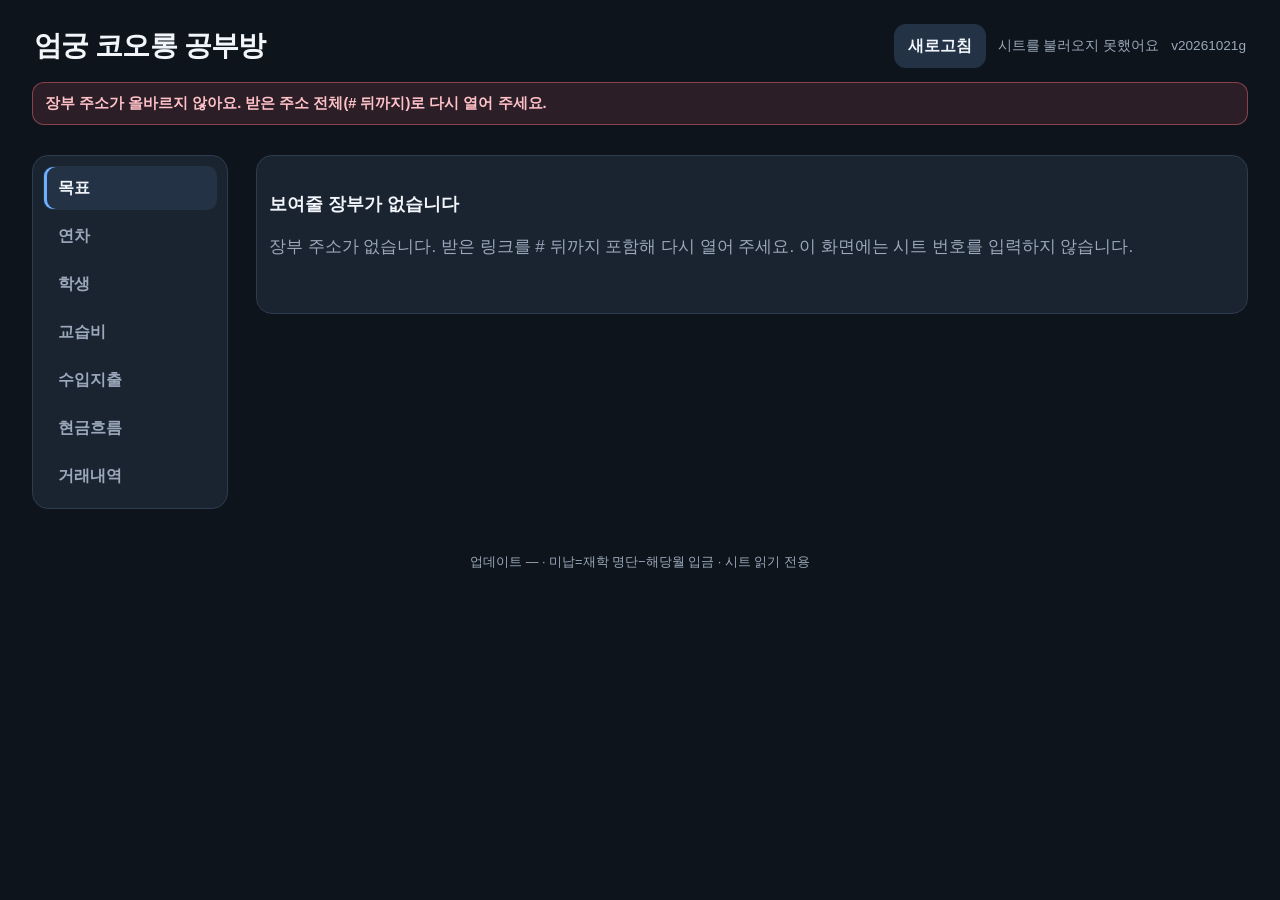
<file: index.html>
<!DOCTYPE html>
<html lang="ko">
<head>
<meta charset="utf-8">
<meta name="viewport" content="width=device-width, initial-scale=1, viewport-fit=cover">
<meta name="apple-mobile-web-app-capable" content="yes">
<meta name="mobile-web-app-capable" content="yes">
<meta name="apple-mobile-web-app-title" content="공부방장부">
<meta name="apple-mobile-web-app-status-bar-style" content="black-translucent">
<meta name="robots" content="noindex,nofollow">
<meta name="theme-color" content="#0e141b">
<meta http-equiv="Cache-Control" content="no-cache, no-store, must-revalidate">
<meta http-equiv="Pragma" content="no-cache">
<meta http-equiv="Expires" content="0">
<title>공부방 장부</title>
<script>
(function () {
  var rev = '20261021g';
  function go(live) {
    live = String(live || '').replace(/^\uFEFF/, '').trim();
    if (!/^[0-9A-Za-z]+$/.test(live) || live === rev) return;
    var cur = new URL(location.href);
    if (cur.searchParams.get('cv') === live) return;
    cur.searchParams.set('cv', live);
    location.replace(cur.pathname + cur.search + cur.hash);
  }
  var u = new URL(location.href);
  if (!u.pathname.endsWith('/')) {
    if (/\.html?$/i.test(u.pathname)) u.pathname = u.pathname.replace(/[^/]*$/, '');
    else u.pathname += '/';
  }
  u.hash = '';
  u.search = '';
  u.pathname += 'rev.txt';
  u.searchParams.set('t', String(Date.now()));
  fetch(u.href, { cache: 'no-store', credentials: 'omit' }).then(function (r) {
    return r.ok ? r.text() : '';
  }).then(go).catch(function () {});
})();
</script>
<link rel="apple-touch-icon" href="icon-180.png">
<link rel="icon" href="icon-180.png" sizes="180x180">
<link rel="icon" href="icon-512.png" sizes="512x512">
<link rel="manifest" href="manifest.json">
<link rel="stylesheet" href="styles.css?v=20261021g">
</head>
<body>
<div class="wrap">
  <header class="top">
    <div>
      <h1>엄궁 코오롱 공부방</h1>
    </div>
    <div class="top-actions">
      <button type="button" class="icon-btn" id="syncBtn">새로고침</button>
      <span class="sync" id="syncStatus" role="status"></span>
      <span class="sync app-rev" id="appRev">v20261021g</span>
    </div>
  </header>
  <div id="staleBanner" class="stale-banner" hidden role="status" aria-live="polite"></div>
  <input type="file" id="bankUploadInput" multiple accept=".csv,text/csv,.xlsx,.xls,.json,application/json,.jpg,.jpeg,.png,.webp,.pdf,image/*,application/pdf,application/vnd.ms-excel,application/vnd.openxmlformats-officedocument.spreadsheetml.sheet" hidden>
  <div id="feeIssues"></div>
  <div id="boot" class="boot" hidden></div>
  <div class="totals-head" id="totalsHead"></div>
  <div class="totals" id="totals"></div>
  <p class="totals-note" id="totalsNote"></p>
  <div class="workspace">
  <nav class="tabs" role="tablist" aria-label="화면">
    <button type="button" class="tab on" role="tab" id="tab-sales" aria-controls="panel-sales" aria-selected="true" data-tab="sales">목표</button>
    <button type="button" class="tab" role="tab" id="tab-leave" aria-controls="panel-leave" aria-selected="false" tabindex="-1" data-tab="leave">연차</button>
    <button type="button" class="tab" role="tab" id="tab-students" aria-controls="panel-students" aria-selected="false" tabindex="-1" data-tab="students">학생</button>
    <button type="button" class="tab" role="tab" id="tab-fee" aria-controls="panel-fee" aria-selected="false" tabindex="-1" data-tab="fee">교습비</button>
    <button type="button" class="tab" role="tab" id="tab-months" aria-controls="panel-months" aria-selected="false" tabindex="-1" data-tab="months">수입지출</button>
    <button type="button" class="tab" role="tab" id="tab-suji" aria-controls="panel-suji" aria-selected="false" tabindex="-1" data-tab="suji">현금흐름</button>
    <button type="button" class="tab" role="tab" id="tab-bank" aria-controls="panel-bank" aria-selected="false" tabindex="-1" data-tab="bank">거래내역</button>
  </nav>
  <div class="stage">
  <div class="panel on" id="panel-sales" role="tabpanel" aria-labelledby="tab-sales"></div>
  <div class="panel" id="panel-leave" role="tabpanel" aria-labelledby="tab-leave" aria-hidden="true"></div>
  <div class="panel" id="panel-months" role="tabpanel" aria-labelledby="tab-months" aria-hidden="true"></div>
  <div class="panel" id="panel-suji" role="tabpanel" aria-labelledby="tab-suji" aria-hidden="true"></div>
  <div class="panel" id="panel-fee" role="tabpanel" aria-labelledby="tab-fee" aria-hidden="true"></div>
  <div class="panel" id="panel-students" role="tabpanel" aria-labelledby="tab-students" aria-hidden="true"></div>
  <div class="panel" id="panel-bank" role="tabpanel" aria-labelledby="tab-bank" aria-hidden="true"></div>
  </div>
  </div>
</div>
<div class="foot" id="foot"></div>
<script src="ledger.js?v=20261021g"></script>
<script src="demo.js?v=20261021g"></script>
<script src="charts.js?v=20261021g"></script>
<script src="app.js?v=20261021g"></script>
</body>
</html>
</file>
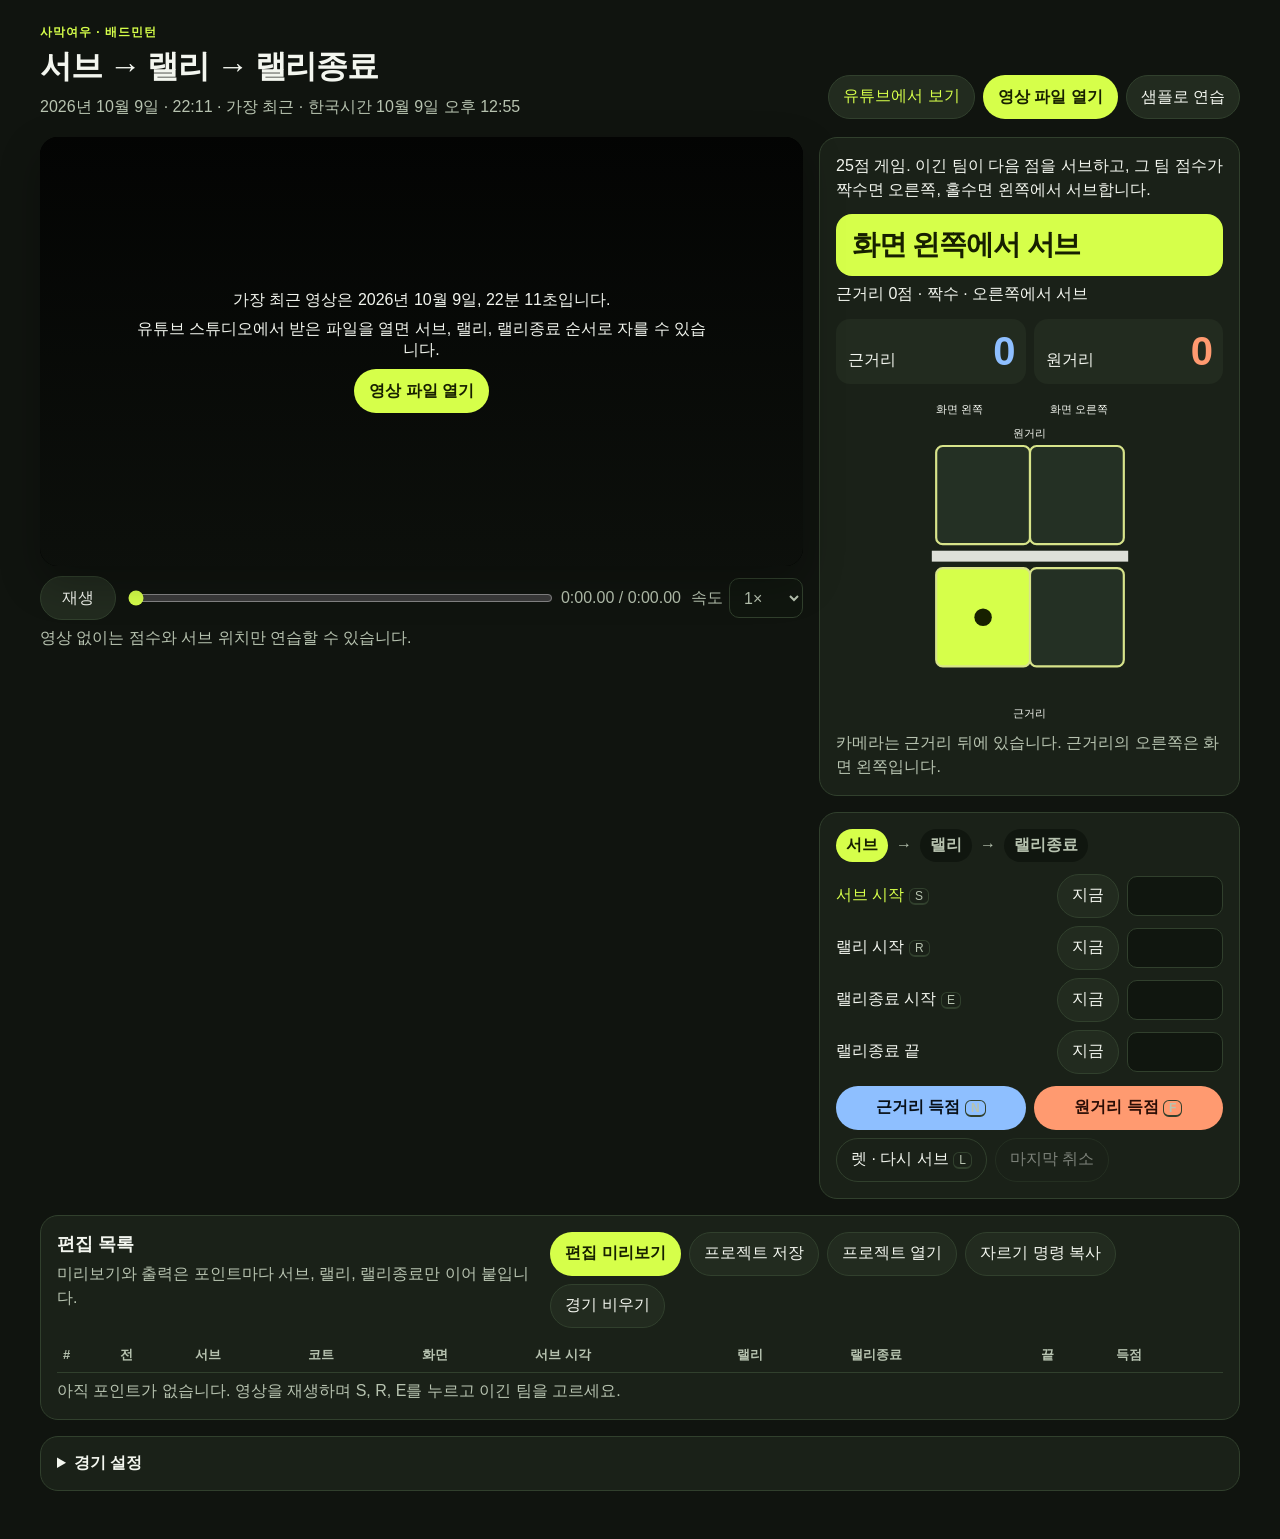
<file: rally-editor/index.html>
<!DOCTYPE html>
<html lang="ko">
<head>
<meta charset="utf-8">
<meta name="viewport" content="width=device-width, initial-scale=1">
<meta name="theme-color" content="#10140f">
<title>랠리 편집 · 사막여우</title>
<link rel="icon" href="data:image/svg+xml,%3Csvg xmlns='http://www.w3.org/2000/svg' viewBox='0 0 16 16'%3E%3Crect width='16' height='16' fill='%2310140f'/%3E%3Crect x='2' y='7' width='12' height='2' fill='%23d6ff4a'/%3E%3C/svg%3E">
<link rel="stylesheet" href="styles.css?v=2">
</head>
<body>
<div class="app">
  <header class="top">
    <div>
      <p class="eyebrow">사막여우 · 배드민턴</p>
      <h1>서브 → 랠리 → 랠리종료</h1>
      <p class="lede" id="sourceLine"></p>
    </div>
    <div class="source-actions">
      <a id="sourceLink" href="https://www.youtube.com/watch?v=OJ2TnebrERo" target="_blank" rel="noopener">최신 영상 열기</a>
      <button type="button" class="primary" id="openFile">영상 파일 열기</button>
      <button type="button" id="sampleBtn">샘플로 연습</button>
      <input id="file" type="file" accept="video/*" hidden>
    </div>
  </header>

  <div class="layout">
    <section class="stage">
      <div class="screen">
        <video id="video" playsinline preload="metadata"></video>
        <div id="overlay" class="overlay" hidden>
          <div class="overlay-top">
            <span id="overlayScore" class="pill"></span>
            <span id="overlayPhase" class="pill phase"></span>
          </div>
          <p id="overlayHint" class="hintpill"></p>
        </div>
        <div id="empty" class="empty">
          <p>가장 최근 영상은 2026년 10월 9일, 22분 11초입니다.</p>
          <p>유튜브 스튜디오에서 받은 파일을 열면 서브, 랠리, 랠리종료 순서로 자를 수 있습니다.</p>
          <button type="button" class="primary" id="emptyOpen">영상 파일 열기</button>
        </div>
      </div>
      <div class="transport">
        <button type="button" id="play" class="play">재생</button>
        <input id="seek" type="range" min="0" max="1" value="0" step="0.01" aria-label="재생 위치">
        <span id="time" class="time">0:00.00 / 0:00.00</span>
        <label class="rate">속도
          <select id="rate" aria-label="재생 속도">
            <option value="1">1×</option>
            <option value="1.5">1.5×</option>
            <option value="2">2×</option>
          </select>
        </label>
      </div>
      <p id="fileNote" class="note"></p>
    </section>

    <aside class="side">
      <section class="panel">
        <p id="rule" class="rule"></p>
        <div id="callout" class="callout">화면 왼쪽에서 서브</div>
        <p id="calloutSub" class="sub"></p>
        <div class="scores">
          <div class="score near">
            <span id="nearNameLabel">근거리</span>
            <strong id="nearScore">0</strong>
          </div>
          <div class="score far">
            <span id="farNameLabel">원거리</span>
            <strong id="farScore">0</strong>
          </div>
        </div>
        <div id="court" class="court"></div>
        <p id="cameraNote" class="note"></p>
      </section>

      <section class="panel">
        <div class="phases">
          <span id="chipServe">서브</span>
          <span class="arrow">→</span>
          <span id="chipRally">랠리</span>
          <span class="arrow">→</span>
          <span id="chipEnd">랠리종료</span>
        </div>
        <ol class="steps">
          <li id="stepServe">
            <label for="serveTime">서브 시작 <kbd>S</kbd></label>
            <button type="button" id="markServe">지금</button>
            <input id="serveTime" type="number" min="0" step="0.01" inputmode="decimal" aria-label="서브 시작 초">
          </li>
          <li id="stepRally">
            <label for="rallyTime">랠리 시작 <kbd>R</kbd></label>
            <button type="button" id="markRally">지금</button>
            <input id="rallyTime" type="number" min="0" step="0.01" inputmode="decimal" aria-label="랠리 시작 초">
          </li>
          <li id="stepEnd">
            <label for="endTime">랠리종료 시작 <kbd>E</kbd></label>
            <button type="button" id="markEnd">지금</button>
            <input id="endTime" type="number" min="0" step="0.01" inputmode="decimal" aria-label="랠리종료 시작 초">
          </li>
          <li id="stepOut">
            <label for="outTime">랠리종료 끝</label>
            <button type="button" id="markOut">지금</button>
            <input id="outTime" type="number" min="0" step="0.01" inputmode="decimal" aria-label="랠리종료 끝 초">
          </li>
        </ol>
        <p id="draftError" class="warn" hidden></p>
        <div class="award">
          <button type="button" id="winNear" class="win near"><span id="winNearText">근거리 득점</span> <kbd>N</kbd></button>
          <button type="button" id="winFar" class="win far"><span id="winFarText">원거리 득점</span> <kbd>F</kbd></button>
        </div>
        <div class="row-actions">
          <button type="button" id="letBtn">렛 · 다시 서브 <kbd>L</kbd></button>
          <button type="button" id="undoBtn">마지막 취소</button>
        </div>
      </section>
    </aside>
  </div>

  <section class="panel points">
    <div class="points-head">
      <div>
        <h2>편집 목록</h2>
        <p id="summary" class="note"></p>
        <p id="warning" class="warn" hidden></p>
      </div>
      <div class="source-actions">
        <button type="button" class="primary" id="previewBtn">편집 미리보기</button>
        <button type="button" id="saveBtn">프로젝트 저장</button>
        <button type="button" id="loadBtn">프로젝트 열기</button>
        <button type="button" id="copyBtn">자르기 명령 복사</button>
        <button type="button" id="resetBtn">경기 비우기</button>
        <input id="projectFile" type="file" accept="application/json,.json" hidden>
      </div>
    </div>
    <div class="table-wrap">
      <table>
        <thead>
          <tr>
            <th>#</th>
            <th title="이 점수를 서브하기 전 점수">전</th>
            <th>서브</th>
            <th>코트</th>
            <th>화면</th>
            <th>서브 시각</th>
            <th>랠리</th>
            <th>랠리종료</th>
            <th>끝</th>
            <th>득점</th>
          </tr>
        </thead>
        <tbody id="rows"></tbody>
      </table>
    </div>
    <p id="emptyRows" class="note">아직 포인트가 없습니다. 영상을 재생하며 S, R, E를 누르고 이긴 팀을 고르세요.</p>
  </section>

  <details class="panel settings">
    <summary>경기 설정</summary>
    <div class="settings-grid">
      <label>이 파일의 영상
        <select id="whichVideo"></select>
      </label>
      <label>첫 서브
        <select id="firstServer">
          <option value="near">근거리</option>
          <option value="far">원거리</option>
        </select>
      </label>
      <label>목표 점수
        <input id="target" type="number" min="1" max="99" step="1" value="25">
      </label>
      <label class="check"><input id="winByTwo" type="checkbox"> 2점 차 (상한 <input id="cap" type="number" min="1" max="99" step="1" value="30">)</label>
      <label class="check"><input id="cameraBehind" type="checkbox" checked> 카메라는 근거리 뒤 (10월 9일 영상)</label>
      <label>근거리 이름
        <input id="nearName" type="text" maxlength="20" value="근거리">
      </label>
      <label>원거리 이름
        <input id="farName" type="text" maxlength="20" value="원거리">
      </label>
    </div>
    <p class="note">출력은 포인트마다 서브, 랠리, 랠리종료만 이어 붙입니다. 셔틀을 줍는 사이는 빠집니다. 저장한 JSON은 <code>python3 export_edit.py 프로젝트.json 영상.mp4 -o 편집.mp4</code> 로 자릅니다. 나눔고딕 같은 한글 글꼴이 있으면 점수와 구간 이름이 영상에 들어가고, 없으면 같은 내용의 자막 파일이 같이 나옵니다.</p>
  </details>
</div>
<div id="toast" role="status" aria-live="polite"></div>
<script src="rules.js?v=2"></script>
<script src="app.js?v=2"></script>
</body>
</html>
</file>
<file: styles.css>
:root {
  --bg: #0e141b;
  --card: #1a2330;
  --card2: #212c3c;
  --line: #2e3c50;
  --text: #f2f6fb;
  --muted: #9aa8ba;
  --inc: #3dce8a;
  --exp: #ff6d7d;
  --fee: #6cb0ff;
  --net: #e7c36a;
  --warn: #ffb020;
  --accent: #9db4ff;
  --tap: #243246;
  --shadow: 0 10px 28px rgba(0, 0, 0, .28);
  --r: 16px;
  --pad: 16px;
  --hit: 44px;
}

* { box-sizing: border-box; -webkit-tap-highlight-color: transparent; }
html { -webkit-text-size-adjust: 100%; color-scheme: dark; }
html, body {
  margin: 0;
  background: var(--bg);
  color: var(--text);
  font-family: -apple-system, BlinkMacSystemFont, "Apple SD Gothic Neo", "Noto Sans KR", "Noto Sans CJK KR", sans-serif;
  font-size: 17px;
  line-height: 1.45;
}
body { min-height: 100dvh; }
button, input, select { font: inherit; color: inherit; }
button { cursor: pointer; }
button.card, button.tot, button.stu-card, button.row {
  appearance: none;
  width: 100%;
  text-align: left;
  color: inherit;
}
button.tot { text-align: center; }
.line .peek { flex: 1; min-width: 0; padding: 0; }
:focus-visible { outline: 2px solid var(--accent); outline-offset: 2px; }

.wrap {
  width: min(100%, 560px);
  margin: 0 auto;
  padding: 12px max(12px, env(safe-area-inset-right)) 28px max(12px, env(safe-area-inset-left));
}
@media (min-width: 900px) {
  .wrap { width: min(100% - 48px, 880px); padding-top: 20px; }
}

.top {
  display: flex;
  align-items: flex-start;
  justify-content: space-between;
  gap: 12px;
  padding: 6px 2px 10px;
}
h1 {
  margin: 0;
  font-size: 1.45rem;
  font-weight: 800;
  letter-spacing: -0.03em;
  line-height: 1.25;
}
.subhead { margin: 4px 0 0; color: var(--muted); font-size: .92rem; font-weight: 600; }
.top-actions { display: flex; flex-direction: column; align-items: flex-end; gap: 6px; flex: 0 0 auto; }
.sync { font-size: .75rem; color: var(--muted); text-align: right; max-width: 46vw; line-height: 1.35; }
.app-rev { flex: 0 0 auto; max-width: none; white-space: nowrap; }
.stale-banner {
  margin: 0 0 12px;
  padding: 10px 12px;
  border-radius: 12px;
  border: 1px solid #8a5a12;
  background: rgba(255, 176, 32, .14);
  color: #ffd27a;
  font-size: .86rem;
  font-weight: 700;
  line-height: 1.45;
}
.stale-banner.err {
  border-color: rgba(255, 109, 125, .45);
  background: rgba(255, 109, 125, .12);
  color: #ffc1c8;
}
.icon-btn, .btn, .back, .filt button, .seg button, .tab, .detail-toggle {
  min-height: var(--hit);
}
.icon-btn, .btn {
  border: 0;
  border-radius: 12px;
  padding: 0 14px;
  background: var(--tap);
  font-weight: 700;
  font-size: .92rem;
}
.btn.primary { background: #2f6fed; color: #fff; }
.btn.ghost { background: transparent; border: 1px solid var(--line); color: var(--muted); width: 100%; margin-top: 8px; }
.icon-btn:active, .btn:active { transform: scale(.98); }

.issues {
  margin: 0 0 12px;
  padding: 12px 14px;
  border-radius: 14px;
  border: 1px solid #8a5a12;
  background: rgba(255, 176, 32, .12);
  font-size: .92rem;
}
.issues .head {
  display: flex;
  justify-content: space-between;
  align-items: center;
  gap: 8px;
  width: 100%;
  min-height: var(--hit);
  border: 0;
  background: transparent;
  color: #ffd27a;
  font: inherit;
  font-weight: 800;
  text-align: left;
  cursor: pointer;
}
.issue-row {
  display: flex;
  justify-content: space-between;
  gap: 10px;
  padding: 8px 0;
  border-top: 1px solid rgba(255, 176, 32, .2);
}

.totals {
  display: grid;
  grid-template-columns: 1fr 1fr 1fr;
  gap: 8px;
}
.tot {
  background: var(--card);
  border: 1px solid var(--line);
  border-radius: 14px;
  padding: 12px 8px 10px;
  text-align: center;
  min-height: 76px;
  border-top-width: 3px;
}
.tot.inc { border-top-color: var(--inc); }
.tot.exp { border-top-color: var(--exp); }
.tot.fee { border-top-color: var(--fee); }
.tot .l { color: var(--muted); font-size: .78rem; font-weight: 700; }
.tot .v {
  margin-top: 4px;
  font-weight: 800;
  font-variant-numeric: tabular-nums;
  letter-spacing: -0.03em;
  font-size: clamp(13px, 3.5vw, 18px);
  line-height: 1.25;
}
.tot.inc .v { color: var(--inc); }
.tot.exp .v { color: var(--exp); }
.tot.fee .v { color: var(--fee); }
.tot:active { transform: scale(.98); }
.totals-head { color: var(--muted); font-size: .95rem; font-weight: 700; margin: 2px 2px 8px; }
.totals-note { margin: 8px 2px 0; color: var(--muted); font-size: .78rem; text-align: center; }

.tabs {
  display: flex;
  gap: 6px;
  position: sticky;
  top: 0;
  z-index: 20;
  margin: 12px -12px 0;
  padding: 8px 12px;
  background: color-mix(in srgb, var(--bg) 92%, transparent);
  backdrop-filter: blur(12px);
  overflow-x: auto;
  -webkit-overflow-scrolling: touch;
}
.tab {
  flex: 0 0 auto;
  border: 1px solid transparent;
  background: transparent;
  color: var(--muted);
  border-radius: 999px;
  padding: 0 14px;
  font-size: .95rem;
  font-weight: 700;
}
.tab.on { background: var(--tap); color: var(--text); border-color: var(--line); }

.panel { display: none; margin-top: 12px; }
.panel.on { display: block; }

.card, .chart-card, .row, .stu-card {
  background: var(--card);
  border: 1px solid var(--line);
  border-radius: var(--r);
}
.card, .chart-card { padding: 14px; margin-bottom: 12px; }
.card h2, .chart-card h2, .sec-title {
  margin: 0 0 8px;
  font-size: 1.08rem;
  font-weight: 800;
  letter-spacing: -0.02em;
}
.hint, .sub { color: var(--muted); font-size: .82rem; line-height: 1.4; }
.metric {
  display: flex;
  justify-content: space-between;
  align-items: baseline;
  gap: 12px;
  padding: 11px 0;
  border-bottom: 1px solid var(--line);
  font-variant-numeric: tabular-nums;
}
.metric:last-child { border-bottom: 0; }
.metric .n { color: var(--muted); }
.metric .a { font-weight: 800; text-align: right; }
.metric .a.inc { color: var(--inc); }
.metric .a.exp { color: var(--exp); }
.metric .a.fee { color: var(--fee); }
.metric .a.warn { color: var(--warn); }
.metric .delta { display: block; font-size: .75rem; font-weight: 500; color: var(--muted); }

.goal-grid { display: grid; grid-template-columns: 1.15fr .85fr; gap: 10px; margin-bottom: 12px; }
@media (max-width: 359px) { .goal-grid { grid-template-columns: 1fr; } }
.goal-grid .card { margin: 0; min-height: 148px; }
.goal-grid .card.go:active { transform: scale(.98); }
.hero { font-size: clamp(1.45rem, 6.2vw, 2rem); font-weight: 800; letter-spacing: -0.03em; line-height: 1.2; font-variant-numeric: tabular-nums; }
.dday { color: var(--warn); font-size: clamp(1.7rem, 8vw, 2.3rem); font-weight: 800; letter-spacing: -0.03em; line-height: 1.15; }
.prog { height: 10px; background: var(--tap); border-radius: 999px; overflow: hidden; margin-top: 8px; }
.prog > span { display: block; height: 100%; background: linear-gradient(90deg, var(--fee), var(--inc)); }

.chart-card { padding: 12px 10px 8px; position: relative; }
.chart-card.summary { cursor: pointer; }
.chart-card.summary:focus-visible { outline: 2px solid var(--accent); outline-offset: 2px; }
.chart-card .chart-hint { font-size: .8rem; font-weight: 700; color: var(--muted); padding: 0 6px 4px; }
.chart-scroll { overflow-x: auto; -webkit-overflow-scrolling: touch; }
.chart-card.summary .chart-scroll { overflow: hidden; touch-action: manipulation; }
.chart-card svg { display: block; }
.chart-card.summary svg { width: 100%; height: auto; max-width: 100%; }
.legend {
  display: flex;
  flex-wrap: wrap;
  gap: 8px 14px;
  justify-content: center;
  padding: 8px 4px 4px;
  font-size: .9rem;
  font-weight: 700;
  color: var(--muted);
}
.legend i {
  display: inline-block;
  width: 12px;
  height: 12px;
  border-radius: 3px;
  margin-right: 5px;
  vertical-align: -1px;
}

.row {
  padding: 12px 14px;
  margin-bottom: 8px;
  display: flex;
  justify-content: space-between;
  align-items: center;
  gap: 10px;
  min-height: 64px;
}
.row:active, .stu-card:active, .month-row.go:active { opacity: .82; }
.row > div:first-child { flex: 1; min-width: 0; }
.row .ym { font-weight: 800; font-size: 1.05rem; }
.row .right { flex: 0 0 auto; text-align: right; font-variant-numeric: tabular-nums; font-weight: 700; font-size: .92rem; }
.row .netline { color: var(--text); font-size: .82rem; font-weight: 800; }
.bar { display: flex; height: 8px; border-radius: 99px; overflow: hidden; background: #0e141b; margin-top: 8px; }
.bar i { display: block; height: 100%; }
.bar .i { background: var(--inc); }
.bar .e { background: var(--exp); }

.back {
  display: inline-flex;
  align-items: center;
  gap: 6px;
  border: 0;
  background: transparent;
  color: var(--accent);
  font-weight: 800;
  padding: 0 2px;
  margin: 0 0 8px;
}
.back.block { width: 100%; justify-content: center; border: 1px solid var(--line); border-radius: 12px; background: var(--card); margin-top: 4px; }

.filt, .seg { display: flex; gap: 6px; margin-bottom: 10px; }
.seg { overflow-x: auto; -webkit-overflow-scrolling: touch; padding-bottom: 2px; }
.filt button, .seg button {
  border: 1px solid var(--line);
  background: var(--card);
  color: var(--muted);
  border-radius: 999px;
  padding: 0 14px;
  font-weight: 700;
  font-size: .9rem;
}
.filt button { flex: 1; border-radius: 12px; }
.seg button { flex: 0 0 auto; }
.filt button.on, .seg button.on { background: var(--tap); color: var(--text); border-color: #456; }
.filt button.on.warn, .seg button.on.warn { color: var(--warn); border-color: #6a5420; }
.filt button.on.ok { color: var(--inc); border-color: #1e4a35; }

.search {
  width: 100%;
  min-height: 48px;
  background: var(--card);
  border: 1px solid var(--line);
  border-radius: 12px;
  padding: 12px 14px;
  margin-bottom: 10px;
  outline: none;
}
.search:focus { border-color: var(--accent); }

.line {
  display: flex;
  justify-content: space-between;
  align-items: center;
  gap: 10px;
  padding: 12px 0;
  border-bottom: 1px solid var(--line);
  font-size: .95rem;
}
.line:last-child { border-bottom: 0; }
.line .m { color: var(--muted); font-size: .78rem; margin-top: 2px; }
.line .a { font-variant-numeric: tabular-nums; font-weight: 800; white-space: nowrap; }
.month-row {
  display: grid;
  grid-template-columns: .9fr 1.15fr 1fr;
  gap: 8px;
  align-items: baseline;
  padding: 12px 0;
  border-bottom: 1px solid var(--line);
  font-variant-numeric: tabular-nums;
  min-height: var(--hit);
}
.month-row > span { min-width: 0; overflow-wrap: anywhere; }
@media (max-width: 420px) {
  .month-row { font-size: .82rem; gap: 4px; }
  .tot .v { font-size: clamp(12px, 3.2vw, 16px); }
}
.month-row:last-child { border-bottom: 0; }
.month-row.head { color: var(--muted); font-size: .78rem; font-weight: 700; min-height: 0; }
.month-row .gap.warn { color: var(--warn); text-align: right; font-weight: 800; }
.month-row .gap.ok { color: var(--inc); text-align: right; font-weight: 800; }
.month-row.go { cursor: pointer; }

.home-board { display: block; }
.home-board > .chart-card,
.home-board > .leave-home { margin-bottom: 12px; }
.leave-table { display: flex; flex-direction: column; margin-top: 6px; }
.leave-tr {
  display: grid;
  grid-template-columns: minmax(4.2rem, .9fr) repeat(3, minmax(0, 1fr));
  gap: 4px 8px;
  align-items: center;
  width: 100%;
  text-align: left;
  border: 0;
  border-bottom: 1px solid var(--line);
  background: transparent;
  padding: 7px 2px;
  font-size: .86rem;
  font-variant-numeric: tabular-nums;
}
.leave-tr:last-child { border-bottom: 0; }
.leave-tr.head { color: var(--muted); font-size: .75rem; font-weight: 800; padding-bottom: 4px; }
.leave-tr span { min-width: 0; }
.leave-tr span:not(:first-child) { text-align: right; }
.leave-grid { display: grid; grid-template-columns: 1fr; gap: 10px; }
@media (min-width: 640px) { .leave-grid { grid-template-columns: repeat(2, minmax(0, 1fr)); } }
.leave-grid > .card { margin: 0; }
.leave-who { font-weight: 800; font-size: 1.05rem; margin-bottom: 4px; }
.leave-line {
  display: flex;
  justify-content: space-between;
  gap: 8px;
  padding: 3px 0;
  font-size: .92rem;
  font-variant-numeric: tabular-nums;
}
.leave-line span { color: var(--muted); }
.leave-line b { font-weight: 800; }
.leave-card.on { border-color: var(--fee); }
.leave-row {
  display: grid;
  grid-template-columns: 6.2rem minmax(3rem, .7fr) minmax(4rem, 1fr) 3.8rem;
  gap: 4px 8px;
  align-items: baseline;
  padding: 10px 2px;
  border-bottom: 1px solid var(--line);
  font-variant-numeric: tabular-nums;
}
.leave-row .num { text-align: right; font-weight: 800; }
.leave-row .note { grid-column: 1 / -1; color: var(--muted); font-size: .82rem; }
.leave-row .note:empty { display: none; }
.leave-row.head { color: var(--muted); font-size: .78rem; font-weight: 800; }
.leave-row.head .note { display: none; }
.leave-row:last-child { border-bottom: 0; }

.tree-item { padding: 12px 2px; border-bottom: 1px solid var(--line); }
.tree-item:last-child { border-bottom: 0; }
.tree-item .head { display: flex; justify-content: space-between; gap: 8px; font-weight: 800; min-height: 28px; }
.tree-item .amt { font-variant-numeric: tabular-nums; color: var(--muted); }
.tree-kids { display: none; margin: 6px 0 2px 8px; padding-left: 10px; border-left: 2px solid var(--line); }
.tree-kids.open { display: block; }

.detail-toggle {
  display: block;
  width: 100%;
  margin: 4px 0;
  border: 1px solid var(--line);
  border-radius: 12px;
  background: var(--tap);
  font-weight: 800;
}
.detail-panel[hidden] { display: none !important; }

.donut-grid { display: grid; grid-template-columns: 1fr; justify-items: center; gap: 8px; }
@media (min-width: 480px) { .donut-grid { grid-template-columns: 156px 1fr; align-items: center; } }
.donut-svg { width: 156px; height: 156px; }
.donut-legend { width: 100%; display: flex; flex-direction: column; gap: 6px; }
.donut-legend .item {
  display: grid;
  grid-template-columns: 12px 1fr auto;
  gap: 8px;
  align-items: start;
  padding: 6px 0;
}
.donut-legend .item.foldable { grid-template-columns: 12px 1fr auto auto; cursor: pointer; }
.donut-legend .sw { width: 12px; height: 12px; border-radius: 3px; margin-top: 4px; }
.donut-legend .pct { color: var(--muted); font-variant-numeric: tabular-nums; }
.donut-legend .sub { display: none; grid-column: 2 / -1; }
.donut-legend .item.open .sub { display: flex; flex-direction: column; gap: 4px; margin-top: 4px; }
.subrow { display: flex; justify-content: space-between; gap: 8px; color: var(--muted); font-size: .8rem; }
.detail-btn { border: 0; background: transparent; color: var(--accent); font-weight: 800; font-size: .8rem; min-height: 32px; padding: 0; }

.empty, .boot { text-align: center; color: var(--muted); padding: 36px 12px; }
.empty-state { text-align: left; background: var(--card); border: 1px solid var(--line); border-radius: var(--r); }
.empty-title { margin: 0 0 8px; color: var(--text); font-size: 1.05rem; font-weight: 800; }
.summary-line { margin: 0 0 8px; font-weight: 700; line-height: 1.45; }
.spin {
  width: 28px; height: 28px; margin: 0 auto 12px;
  border: 3px solid var(--line); border-top-color: var(--fee); border-radius: 50%;
  animation: spin .8s linear infinite;
}
@keyframes spin { to { transform: rotate(360deg); } }
@media (prefers-reduced-motion: reduce) { .spin { animation: none; } }

.modal-bg {
  position: fixed; inset: 0; z-index: 50;
  background: rgba(0, 0, 0, .62);
  display: flex; align-items: flex-end; justify-content: center;
  padding: 12px;
}
@media (min-width: 700px) { .modal-bg { align-items: center; } }
.modal {
  background: var(--card);
  border: 1px solid var(--line);
  border-radius: 18px;
  padding: 18px 16px 16px;
  width: min(100%, 420px);
  max-height: min(84dvh, 720px);
  overflow: auto;
  box-shadow: var(--shadow);
}
.modal h3 { margin: 0 0 8px; font-size: 1.15rem; }
.modal p { margin: 0 0 14px; color: var(--muted); }
.modal .acts { display: flex; gap: 8px; }
.modal .acts button { flex: 1; border: 0; border-radius: 12px; min-height: var(--hit); font-weight: 800; }
.modal .cancel { background: var(--tap); }
.modal .ok { background: #5a3038; color: #ffd0d5; }
.modal .history { margin-top: 8px; }

.cal-head { display: flex; justify-content: space-between; align-items: flex-start; gap: 8px; }
.cal-dow, .cal-grid { display: grid; grid-template-columns: repeat(7, 1fr); gap: 4px; }
.cal-dow { margin: 8px 0 4px; color: var(--muted); font-size: .75rem; text-align: center; }
.cal-cell {
  aspect-ratio: 1;
  border-radius: 10px;
  display: flex; align-items: center; justify-content: center;
  background: var(--tap);
  font-variant-numeric: tabular-nums;
  font-weight: 700;
}
.cal-cell.blank { visibility: hidden; }
.cal-cell.past { color: #ff8b8b; background: #2a171b; }
.cal-cell.remain { color: #8b97a8; background: #121820; border: 1px dashed #2e3c50; }
.cal-cell.today { outline: 2px solid var(--fee); }
.cal-cell.goal { background: rgba(255, 176, 32, .18); color: var(--warn); border: 1px solid var(--warn); }
.cal-legend { display: flex; flex-wrap: wrap; gap: 10px 14px; color: var(--muted); font-size: .82rem; margin-top: 8px; }
.cal-month { margin-bottom: 16px; }
.cal-month h3 { margin: 0; font-size: 1rem; }

.stu-card { padding: 12px 14px; margin-bottom: 8px; }
.stu-card .top { display: flex; justify-content: space-between; gap: 8px; align-items: baseline; padding: 0; }
.stu-card .name { font-weight: 800; font-size: 1.05rem; }
.badge { font-size: .75rem; font-weight: 800; padding: 4px 8px; border-radius: 999px; border: 1px solid var(--line); color: var(--muted); }
.badge.on { color: var(--inc); border-color: #1e4a35; }
.badge.off { color: var(--exp); border-color: #5a3038; }
.stu-card .meta { margin-top: 6px; color: var(--muted); font-size: .85rem; }
.swatch { display: inline-block; width: 10px; height: 10px; border-radius: 3px; margin-right: 6px; }

.bank-upload {
  display: flex; align-items: center; justify-content: space-between; gap: 10px; flex-wrap: wrap;
}
.bank-upload .t { font-weight: 800; }
.bank-upload .s { color: var(--muted); font-size: .78rem; margin-top: 4px; }
.upload-status {
  margin: 0 0 12px;
  padding: 12px 14px;
  border-radius: 12px;
  border: 1px solid var(--line);
  background: var(--card);
  color: var(--muted);
  font-size: .88rem;
  line-height: 1.4;
}
.upload-status.ok { border-color: rgba(61, 206, 138, .4); color: var(--inc); }
.upload-status.err { border-color: rgba(255, 109, 125, .45); color: var(--exp); }
.upload-status b { color: var(--text); }

.foot {
  width: min(100%, 560px);
  margin: 8px auto 24px;
  padding: 8px 16px 12px;
  color: var(--muted);
  font-size: .75rem;
  text-align: center;
  line-height: 1.45;
}
@media (min-width: 900px) { .foot { width: min(100% - 48px, 880px); } }

.nx-card .metric .a { white-space: nowrap; }

/* Wide screens only. Below 1024px the stacked phone layout is unchanged. */
.txn-head { display: none; }

@media (min-width: 1024px) {
  .wrap {
    width: min(100% - 40px, 1360px);
    padding-top: 22px;
  }
  .foot { width: min(100% - 40px, 1360px); }

  .top { align-items: center; padding: 2px 2px 14px; }
  h1 { font-size: 1.65rem; }
  .top-actions { flex-direction: row; align-items: center; gap: 12px; }
  .sync { max-width: 280px; font-size: .8rem; }

  .totals { gap: 14px; }
  .tot { min-height: 96px; padding: 16px 14px 14px; border-radius: 16px; }
  .tot .l { font-size: .84rem; }
  .tot .v { font-size: 1.45rem; }
  .totals-head { font-size: 1rem; margin-bottom: 10px; }

  .workspace {
    display: grid;
    grid-template-columns: 196px minmax(0, 1fr);
    column-gap: 28px;
    align-items: start;
    margin-top: 18px;
  }
  .stage { min-width: 0; container-type: inline-size; }
  .panel { margin-top: 0; }

  .tabs {
    position: sticky;
    top: 16px;
    flex-direction: column;
    align-items: stretch;
    gap: 4px;
    margin: 0;
    padding: 10px;
    overflow: visible;
    background: var(--card);
    border: 1px solid var(--line);
    border-radius: var(--r);
    backdrop-filter: none;
  }
  .tab {
    display: flex;
    align-items: center;
    width: 100%;
    text-align: left;
    border-radius: 10px;
    padding: 0 12px 0 14px;
  }
  .tab.on {
    background: var(--tap);
    border-color: transparent;
    box-shadow: inset 3px 0 0 var(--fee);
  }

  .goal-grid { gap: 16px; margin-bottom: 16px; }
  .goal-grid .card { min-height: 176px; }
  .home-board {
    display: grid;
    grid-template-columns: minmax(0, 1.45fr) minmax(280px, .85fr);
    gap: 12px;
    align-items: start;
  }
  .home-board > .chart-card,
  .home-board > .leave-home { margin-bottom: 0; }
  .hero { font-size: 2rem; }
  .dday { font-size: 2.2rem; }

  .split, .tile-grid, .row-grid {
    display: grid;
    align-items: start;
    gap: 16px;
    margin-bottom: 16px;
  }
  .split { grid-template-columns: repeat(2, minmax(0, 1fr)); }
  .split.wide-pair { grid-template-columns: minmax(0, 1fr); }
  @container (min-width: 920px) {
    .split.wide-pair { grid-template-columns: repeat(2, minmax(0, 1fr)); }
  }
  .tile-grid { grid-template-columns: repeat(auto-fit, minmax(320px, 1fr)); }
  .tile-grid.dense { grid-template-columns: repeat(auto-fit, minmax(240px, 1fr)); }
  .row-grid { grid-template-columns: repeat(2, minmax(0, 1fr)); gap: 10px; }
  .split > *, .tile-grid > *, .row-grid > * { min-width: 0; }
  .split > .card,
  .split > .chart-card,
  .tile-grid > .card,
  .tile-grid > .chart-card,
  .tile-grid > .stu-card,
  .row-grid > .row { margin-bottom: 0; height: auto; }

  .chart-card.summary svg, .nx-chart svg { width: 100%; height: auto; }
  .nx-chart svg { display: block; }

  .cal-board {
    display: grid;
    grid-template-columns: repeat(2, minmax(0, 1fr));
    gap: 8px 28px;
    align-items: start;
  }
  .cal-board .cal-legend { grid-column: 1 / -1; }
  .cal-month { margin-bottom: 0; }

  .stat-row {
    display: grid;
    grid-template-columns: repeat(auto-fit, minmax(180px, 1fr));
    gap: 10px;
    margin-top: 4px;
  }
  .stat-row > .metric {
    flex-direction: column;
    align-items: flex-start;
    gap: 6px;
    border: 1px solid var(--line);
    border-radius: 12px;
    padding: 12px 14px;
    background: var(--card2);
  }
  .stat-row > .metric .a { text-align: left; }

  .pair-list {
    display: grid;
    grid-template-columns: 1fr 1fr;
    column-gap: 32px;
  }
  .pair-list > h2,
  .pair-list > .empty,
  .pair-list > .hint { grid-column: 1 / -1; }
  .tile-grid > .empty { grid-column: 1 / -1; }
  .split:empty { display: none; margin: 0; }

  .sheet .month-row {
    grid-template-columns: 5rem minmax(0, 1fr) auto;
    gap: 8px 16px;
    padding: 13px 8px;
    font-size: 1rem;
  }
  .sheet .month-row.head {
    font-size: .82rem;
    letter-spacing: 0.01em;
    padding-bottom: 8px;
  }
  .sheet .month-row > span { overflow-wrap: normal; white-space: nowrap; }
  .leave-row {
    grid-template-columns: 7rem 6rem 8rem 5rem minmax(0, 1fr);
  }
  .leave-row .note { grid-column: auto; color: var(--text); font-size: inherit; }
  .leave-row .note:empty { display: block; }
  .leave-row.head .note { display: block; color: var(--muted); font-size: .78rem; }

  .txn-head {
    display: grid;
    grid-template-columns: minmax(0, 1.15fr) minmax(0, 1.35fr) minmax(140px, 1fr) 132px;
    gap: 8px 18px;
    padding: 0 4px 8px;
    color: var(--muted);
    font-size: .78rem;
    font-weight: 800;
  }
  .txn-head .num { text-align: right; }
  .txn .hint { margin-bottom: 8px; }
  .txn .line {
    display: grid;
    grid-template-columns: minmax(0, 1.15fr) minmax(0, 1.35fr) minmax(140px, 1fr) 132px;
    gap: 4px 18px;
    align-items: center;
    padding: 11px 4px;
  }
  .txn .line > div:first-child { display: contents; }
  .txn .line .m { margin-top: 0; }
  .txn .line .a { justify-self: end; font-size: 1rem; }

  .chart-side {
    display: grid;
    grid-template-columns: minmax(0, 1.45fr) minmax(260px, 0.75fr);
    column-gap: 22px;
    align-items: center;
  }
  .flow-board {
    display: grid;
    grid-template-columns: 1fr 1fr;
    column-gap: 32px;
    align-items: start;
  }
  .flow-board > .tree-item:last-child {
    grid-column: 1 / -1;
    border-top: 1px solid var(--line);
    margin-top: 4px;
  }
  .chart-side > h2,
  .chart-side > .hint { grid-column: 1 / -1; }
  .chart-side > .stat-stack .metric:last-child { border-bottom: 0; }

  .filt { max-width: 560px; }
  .search { max-width: 440px; }
  .seg { flex-wrap: wrap; overflow: visible; row-gap: 6px; }
  .back.block { max-width: 420px; margin-left: auto; margin-right: auto; }

  .modal { width: min(100%, 560px); }
}

/* 노트북 첫 화면(약 1024x658)에서 그래프와 연차표가 한 눈에 들어가게 위쪽을 낮춘다. */
@media (min-width: 1024px) and (max-height: 760px) {
  .wrap { padding-top: 8px; padding-bottom: 8px; }
  .top { padding: 0 2px 4px; }
  h1 { font-size: 1.2rem; }
  .totals { gap: 8px; }
  .tot { min-height: 0; padding: 6px 8px; }
  .tot .l { font-size: .72rem; }
  .tot .v { font-size: 1.02rem; margin-top: 1px; }
  .totals-head { font-size: .82rem; margin-bottom: 4px; }
  .totals-note { margin-top: 4px; }
  .workspace { margin-top: 8px; column-gap: 14px; }
  .goal-grid { gap: 8px; margin-bottom: 8px; }
  .goal-grid .card { min-height: 0; padding: 8px 10px; }
  .hero { font-size: 1.28rem; }
  .dday { font-size: 1.4rem; }
  .chart-card { padding: 8px 8px 4px; }
  .chart-card .chart-hint { padding-bottom: 0; }
  .legend { padding: 4px 4px 0; font-size: .78rem; }
  .home-board { gap: 8px; }
  .leave-home { padding: 10px 12px; }
  .leave-home h2 { margin-bottom: 2px; }
  .leave-tr { padding: 4px 2px; font-size: .8rem; }
}
</file>
<file: rally-editor/styles.css>
:root {
  --bg: #10140f;
  --panel: #1a2118;
  --panel-2: #222b1f;
  --line: #31402d;
  --text: #f3f6ef;
  --muted: #b7c3b0;
  --accent: #d6ff4a;
  --accent-ink: #172000;
  --near: #8ebfff;
  --far: #ff9a70;
  --warn: #ffb4a8;
  --shadow: 0 16px 40px rgba(0, 0, 0, 0.28);
  color-scheme: dark;
  font-family: "Pretendard", "Apple SD Gothic Neo", "Noto Sans KR", "Malgun Gothic", sans-serif;
}

* { box-sizing: border-box; }
body { margin: 0; background: var(--bg); color: var(--text); }
button, input, select { font: inherit; color: inherit; }
button { cursor: pointer; }
code { font-family: ui-monospace, "SFMono-Regular", Menlo, Consolas, monospace; font-size: 0.92em; }

.app { max-width: 1240px; margin: 0 auto; padding: 24px 20px 48px; }
.top { display: flex; justify-content: space-between; gap: 20px; align-items: end; margin-bottom: 18px; }
.eyebrow { margin: 0 0 4px; color: var(--accent); letter-spacing: 0.08em; font-size: 12px; font-weight: 700; }
h1 { margin: 0; font-size: 32px; letter-spacing: -0.04em; }
h2 { margin: 0; font-size: 18px; }
.lede, .note { color: var(--muted); margin: 6px 0 0; line-height: 1.5; }
.source-actions, .row-actions { display: flex; flex-wrap: wrap; gap: 8px; align-items: center; }
a { color: var(--accent); }

button, .source-actions a {
  border: 1px solid var(--line);
  background: var(--panel-2);
  border-radius: 999px;
  padding: 10px 14px;
  min-height: 44px;
  text-decoration: none;
}
button.primary, .source-actions a.primary { background: var(--accent); color: var(--accent-ink); border-color: transparent; font-weight: 700; }
button:disabled { opacity: 0.45; cursor: not-allowed; }
button:focus-visible, a:focus-visible, input:focus-visible, select:focus-visible { outline: 2px solid var(--accent); outline-offset: 2px; }

.layout { display: grid; grid-template-columns: minmax(0, 1.45fr) minmax(320px, 0.8fr); gap: 16px; }
.panel { background: var(--panel); border: 1px solid var(--line); border-radius: 18px; padding: 16px; }
.stage { min-width: 0; }
.screen { position: relative; background: #000; aspect-ratio: 16 / 9; border-radius: 18px; overflow: hidden; box-shadow: var(--shadow); }
video { width: 100%; height: 100%; object-fit: contain; background: #000; display: block; }
.overlay { position: absolute; inset: 0; pointer-events: none; display: flex; flex-direction: column; justify-content: space-between; padding: 14px; }
.overlay-top { display: flex; justify-content: space-between; gap: 8px; }
.pill { background: rgba(0, 0, 0, 0.62); border-radius: 999px; padding: 8px 12px; font-weight: 700; }
.pill.phase { background: var(--accent); color: var(--accent-ink); }
.hintpill { align-self: center; margin: 0 0 8px; background: var(--accent); color: var(--accent-ink); font-size: 28px; font-weight: 800; letter-spacing: -0.04em; border-radius: 16px; padding: 10px 16px; }
.empty { position: absolute; inset: 0; display: flex; flex-direction: column; justify-content: center; align-items: center; text-align: center; gap: 8px; padding: 24px; background: linear-gradient(180deg, rgba(16, 20, 15, 0.2), rgba(16, 20, 15, 0.78)); }
.empty[hidden], .overlay[hidden], .warn[hidden] { display: none; }
.empty p { margin: 0; max-width: 36em; }

.transport { display: grid; grid-template-columns: auto 1fr auto auto; gap: 10px; align-items: center; margin-top: 10px; }
.play { min-width: 76px; }
input[type="range"] { width: 100%; accent-color: var(--accent); }
.time { font-variant-numeric: tabular-nums; color: var(--muted); white-space: nowrap; }
.rate { display: flex; gap: 6px; align-items: center; color: var(--muted); }
select, input[type="number"], input[type="text"] {
  background: #10160f;
  border: 1px solid var(--line);
  border-radius: 10px;
  padding: 8px 10px;
  min-height: 40px;
}

.side { display: flex; flex-direction: column; gap: 16px; }
.rule { margin: 0 0 12px; line-height: 1.5; }
.callout { background: var(--accent); color: var(--accent-ink); border-radius: 16px; padding: 14px 16px; font-size: 28px; font-weight: 800; letter-spacing: -0.04em; line-height: 1.2; }
.sub { margin: 8px 0 0; font-size: 16px; }
.scores { display: grid; grid-template-columns: 1fr 1fr; gap: 8px; margin: 14px 0; }
.score { background: var(--panel-2); border-radius: 14px; padding: 10px 12px; display: flex; justify-content: space-between; align-items: baseline; }
.score strong { font-size: 40px; font-variant-numeric: tabular-nums; letter-spacing: -0.05em; }
.score.near strong { color: var(--near); }
.score.far strong { color: var(--far); }
.court { display: flex; justify-content: center; }
.court svg { width: min(100%, 240px); height: auto; }
.service-box { fill: #243024; stroke: #d7e38a; stroke-width: 2; }
.service-box.on { fill: var(--accent); }
.court text { fill: #f3f6ef; font-size: 10px; font-family: inherit; }

.phases { display: flex; align-items: center; gap: 8px; margin-bottom: 12px; font-weight: 800; }
.phases span { border-radius: 999px; padding: 6px 10px; background: #10160f; color: var(--muted); }
.phases .arrow { background: transparent; padding: 0; color: var(--muted); }
.phases .now { background: var(--accent); color: var(--accent-ink); }
.phases .done { background: #31471a; color: var(--accent); }
.steps { list-style: none; margin: 0; padding: 0; display: flex; flex-direction: column; gap: 8px; }
.steps li { display: grid; grid-template-columns: 1fr auto 96px; gap: 8px; align-items: center; }
.steps li.now label { color: var(--accent); }
.steps input { width: 96px; }
kbd { font-family: inherit; font-size: 12px; border: 1px solid var(--line); border-bottom-width: 2px; border-radius: 6px; padding: 0 5px; color: var(--muted); }
.warn { color: var(--warn); margin: 8px 0 0; }
.award { display: grid; grid-template-columns: 1fr 1fr; gap: 8px; margin-top: 12px; }
.win { font-weight: 800; border: 0; }
.win.near { background: var(--near); color: #081018; }
.win.far { background: var(--far); color: #2a0d05; }
.row-actions { margin-top: 8px; }
.row-actions button { background: transparent; }

.points { margin-top: 16px; }
.points-head { display: flex; justify-content: space-between; gap: 12px; align-items: start; margin-bottom: 10px; }
.table-wrap { overflow-x: auto; }
table { width: 100%; border-collapse: collapse; min-width: 860px; }
th, td { text-align: left; padding: 8px 6px; border-bottom: 1px solid var(--line); white-space: nowrap; font-variant-numeric: tabular-nums; }
th { color: var(--muted); font-weight: 600; font-size: 13px; }
td input, td select { min-height: 36px; padding: 6px 8px; width: 92px; }
td select { width: 110px; }
tr.seek { cursor: pointer; }
tr.seek:hover td { background: rgba(214, 255, 74, 0.06); }

.settings { margin-top: 16px; }
.settings summary { cursor: pointer; font-weight: 700; }
.settings-grid { display: grid; grid-template-columns: repeat(auto-fit, minmax(180px, 1fr)); gap: 12px; margin-top: 14px; }
.settings-grid label, .check { display: flex; flex-direction: column; gap: 6px; color: var(--muted); }
.check { flex-direction: row; align-items: center; flex-wrap: wrap; }
.check input[type="number"] { width: 72px; }
#toast { position: fixed; left: 50%; bottom: 20px; transform: translateX(-50%) translateY(12px); background: #f3f6ef; color: #172000; padding: 12px 16px; border-radius: 999px; opacity: 0; pointer-events: none; transition: opacity 0.15s ease, transform 0.15s ease; max-width: min(92vw, 520px); font-weight: 700; }
#toast.show { opacity: 1; transform: translateX(-50%) translateY(0); }

@media (max-width: 900px) {
  .layout, .top, .points-head, .transport { grid-template-columns: 1fr; display: flex; flex-direction: column; align-items: stretch; }
  h1 { font-size: 26px; }
  .hintpill, .callout { font-size: 22px; }
  .steps li { grid-template-columns: 1fr auto; }
  .steps input { grid-column: 1 / -1; width: 100%; }
}
@media (prefers-reduced-motion: reduce) {
  #toast { transition: none; }
}
</file>
